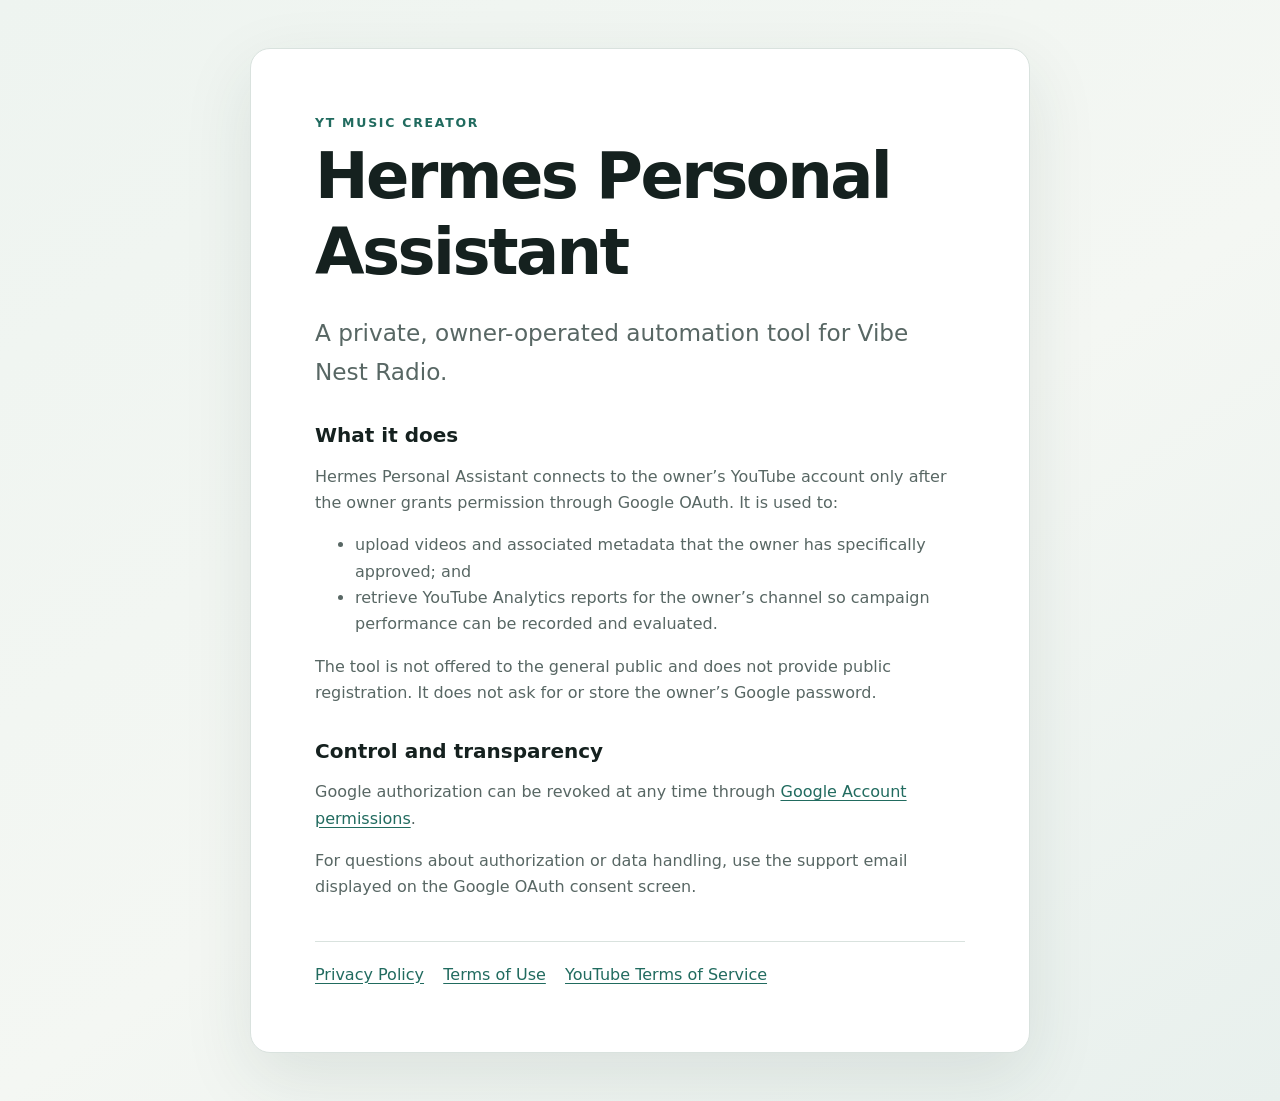
<file: index.html>
<!doctype html>
<html lang="en">
<head>
  <meta charset="utf-8">
  <meta name="viewport" content="width=device-width, initial-scale=1">
  <title>Hermes Personal Assistant</title>
  <meta name="description" content="Private owner-operated YouTube automation for Vibe Nest Radio.">
  <link rel="canonical" href="https://oauth.ytmusiccreator.com/">
  <link rel="stylesheet" href="/styles.css">
</head>
<body>
  <main>
    <p class="eyebrow">YT Music Creator</p>
    <h1>Hermes Personal Assistant</h1>
    <p class="lede">A private, owner-operated automation tool for Vibe Nest Radio.</p>

    <section>
      <h2>What it does</h2>
      <p>Hermes Personal Assistant connects to the owner’s YouTube account only after the owner grants permission through Google OAuth. It is used to:</p>
      <ul>
        <li>upload videos and associated metadata that the owner has specifically approved; and</li>
        <li>retrieve YouTube Analytics reports for the owner’s channel so campaign performance can be recorded and evaluated.</li>
      </ul>
      <p>The tool is not offered to the general public and does not provide public registration. It does not ask for or store the owner’s Google password.</p>
    </section>

    <section>
      <h2>Control and transparency</h2>
      <p>Google authorization can be revoked at any time through <a href="https://security.google.com/settings/security/permissions">Google Account permissions</a>.</p>
      <p>For questions about authorization or data handling, use the support email displayed on the Google OAuth consent screen.</p>
    </section>

    <nav aria-label="Legal and policy links">
      <a href="/privacy/">Privacy Policy</a>
      <a href="/terms/">Terms of Use</a>
      <a href="https://www.youtube.com/t/terms">YouTube Terms of Service</a>
    </nav>
  </main>
</body>
</html>
</file>
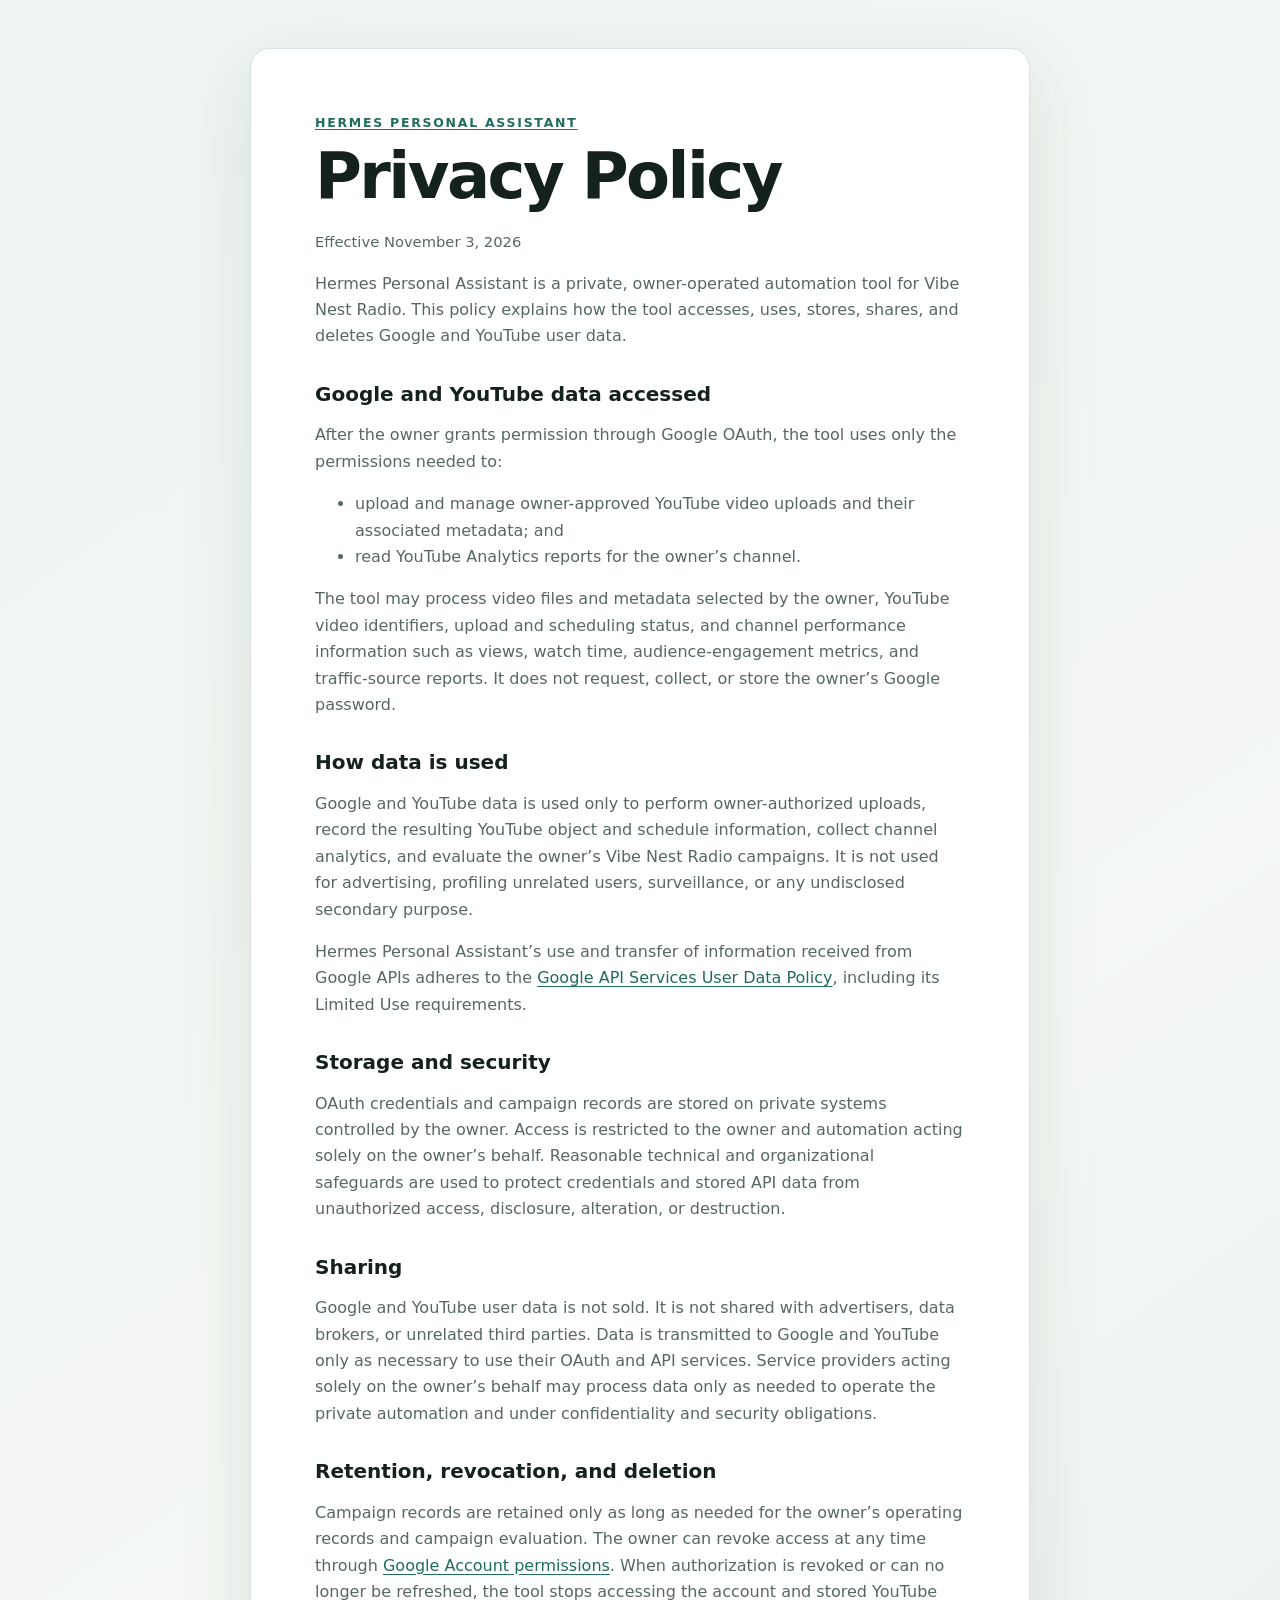
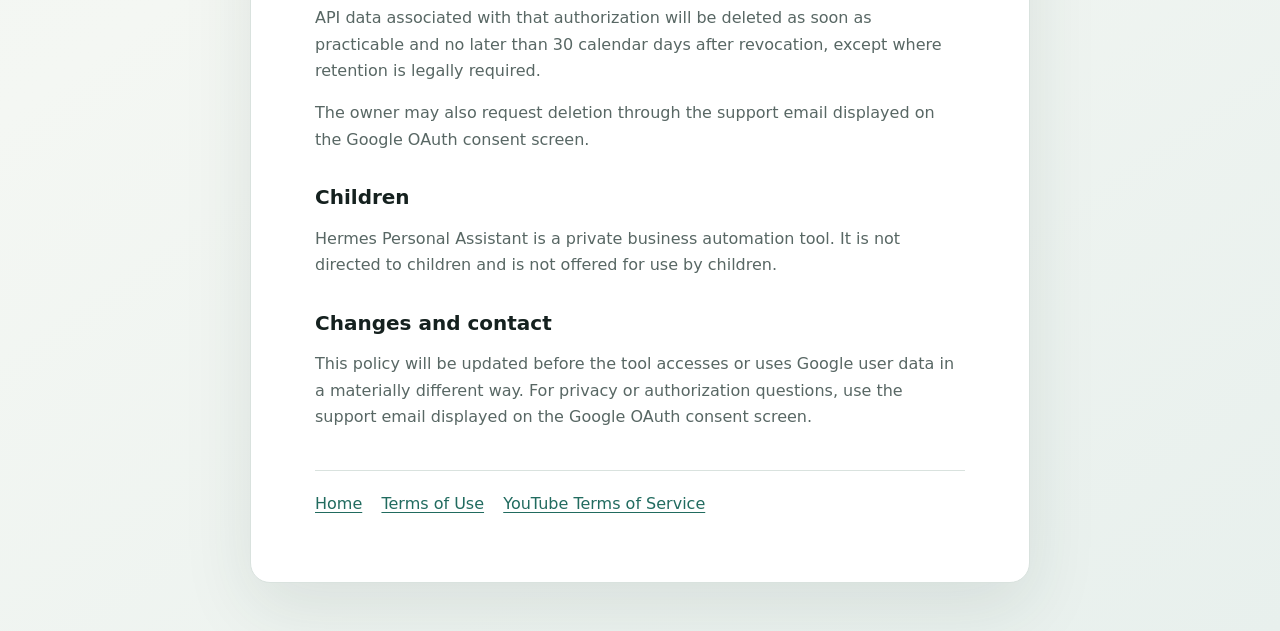
<file: privacy/index.html>
<!doctype html>
<html lang="en">
<head>
  <meta charset="utf-8">
  <meta name="viewport" content="width=device-width, initial-scale=1">
  <title>Privacy Policy — Hermes Personal Assistant</title>
  <meta name="description" content="Privacy policy for Hermes Personal Assistant.">
  <link rel="canonical" href="https://oauth.ytmusiccreator.com/privacy/">
  <link rel="stylesheet" href="/styles.css">
</head>
<body>
  <main>
    <p class="eyebrow"><a href="/">Hermes Personal Assistant</a></p>
    <h1>Privacy Policy</h1>
    <p class="updated">Effective November 3, 2026</p>
    <p>Hermes Personal Assistant is a private, owner-operated automation tool for Vibe Nest Radio. This policy explains how the tool accesses, uses, stores, shares, and deletes Google and YouTube user data.</p>

    <section>
      <h2>Google and YouTube data accessed</h2>
      <p>After the owner grants permission through Google OAuth, the tool uses only the permissions needed to:</p>
      <ul>
        <li>upload and manage owner-approved YouTube video uploads and their associated metadata; and</li>
        <li>read YouTube Analytics reports for the owner’s channel.</li>
      </ul>
      <p>The tool may process video files and metadata selected by the owner, YouTube video identifiers, upload and scheduling status, and channel performance information such as views, watch time, audience-engagement metrics, and traffic-source reports. It does not request, collect, or store the owner’s Google password.</p>
    </section>

    <section>
      <h2>How data is used</h2>
      <p>Google and YouTube data is used only to perform owner-authorized uploads, record the resulting YouTube object and schedule information, collect channel analytics, and evaluate the owner’s Vibe Nest Radio campaigns. It is not used for advertising, profiling unrelated users, surveillance, or any undisclosed secondary purpose.</p>
      <p>Hermes Personal Assistant’s use and transfer of information received from Google APIs adheres to the <a href="https://developers.google.com/terms/api-services-user-data-policy">Google API Services User Data Policy</a>, including its Limited Use requirements.</p>
    </section>

    <section>
      <h2>Storage and security</h2>
      <p>OAuth credentials and campaign records are stored on private systems controlled by the owner. Access is restricted to the owner and automation acting solely on the owner’s behalf. Reasonable technical and organizational safeguards are used to protect credentials and stored API data from unauthorized access, disclosure, alteration, or destruction.</p>
    </section>

    <section>
      <h2>Sharing</h2>
      <p>Google and YouTube user data is not sold. It is not shared with advertisers, data brokers, or unrelated third parties. Data is transmitted to Google and YouTube only as necessary to use their OAuth and API services. Service providers acting solely on the owner’s behalf may process data only as needed to operate the private automation and under confidentiality and security obligations.</p>
    </section>

    <section>
      <h2>Retention, revocation, and deletion</h2>
      <p>Campaign records are retained only as long as needed for the owner’s operating records and campaign evaluation. The owner can revoke access at any time through <a href="https://security.google.com/settings/security/permissions">Google Account permissions</a>. When authorization is revoked or can no longer be refreshed, the tool stops accessing the account and stored YouTube API data associated with that authorization will be deleted as soon as practicable and no later than 30 calendar days after revocation, except where retention is legally required.</p>
      <p>The owner may also request deletion through the support email displayed on the Google OAuth consent screen.</p>
    </section>

    <section>
      <h2>Children</h2>
      <p>Hermes Personal Assistant is a private business automation tool. It is not directed to children and is not offered for use by children.</p>
    </section>

    <section>
      <h2>Changes and contact</h2>
      <p>This policy will be updated before the tool accesses or uses Google user data in a materially different way. For privacy or authorization questions, use the support email displayed on the Google OAuth consent screen.</p>
    </section>

    <nav aria-label="Legal and policy links">
      <a href="/">Home</a>
      <a href="/terms/">Terms of Use</a>
      <a href="https://www.youtube.com/t/terms">YouTube Terms of Service</a>
    </nav>
  </main>
</body>
</html>
</file>
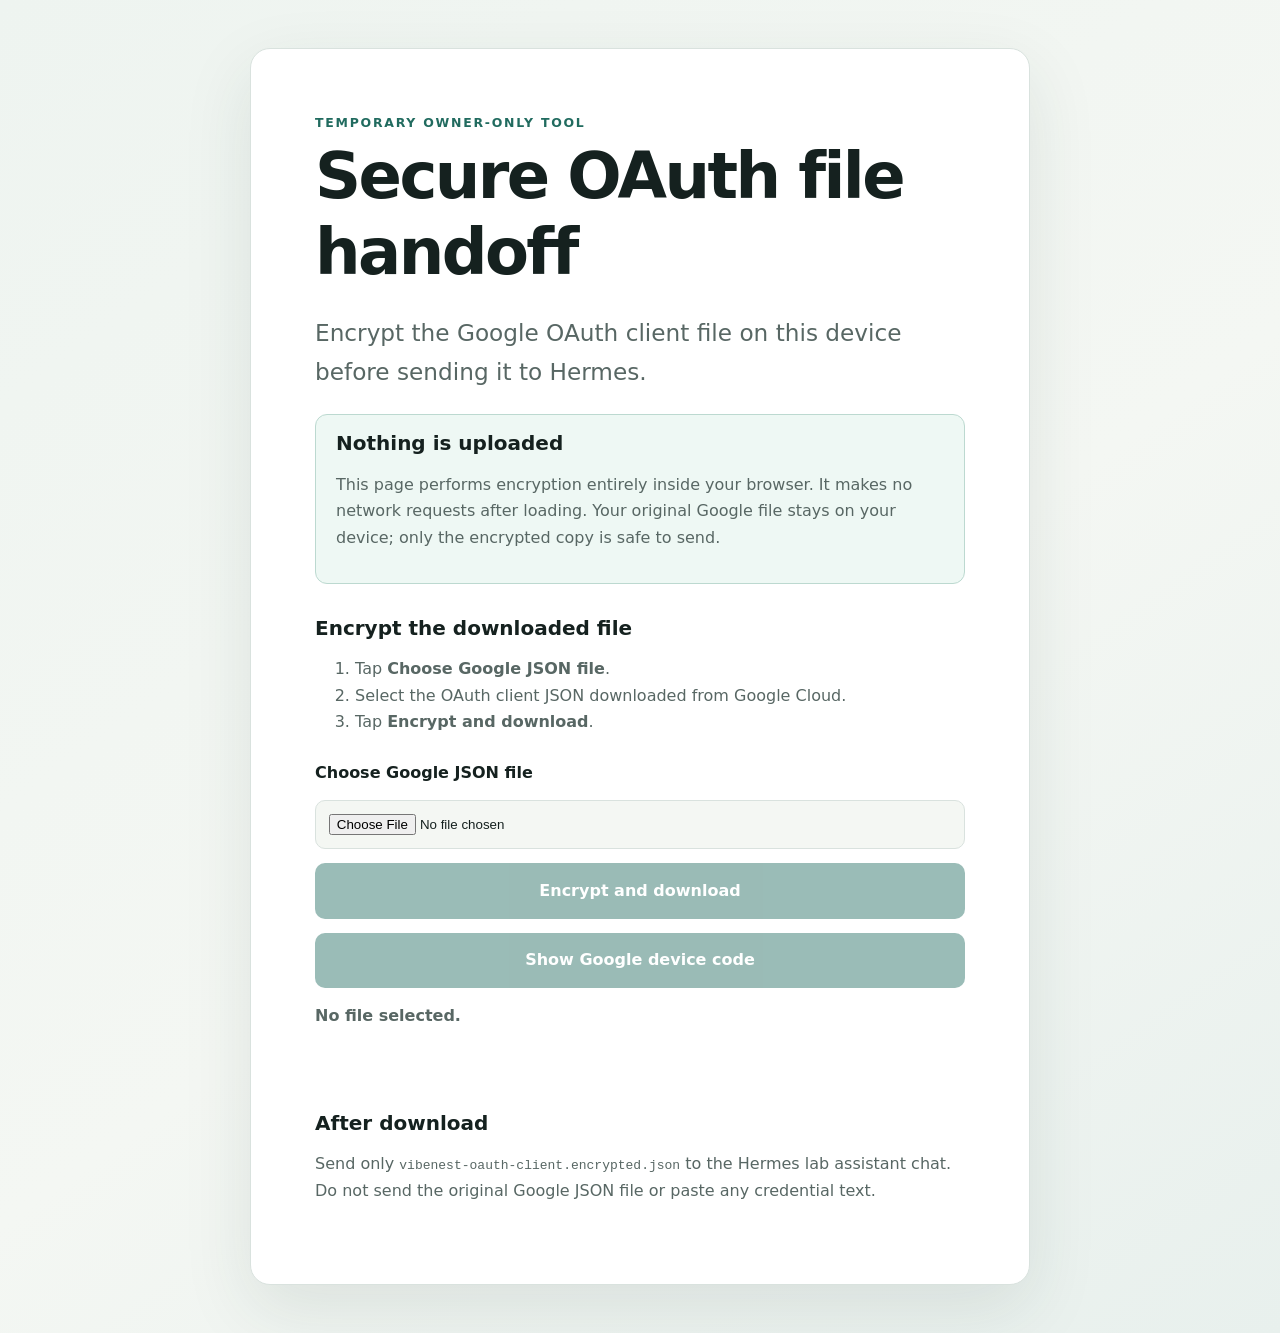
<file: secure-handoff/index.html>
<!doctype html>
<html lang="en">
<head>
  <meta charset="utf-8">
  <meta name="viewport" content="width=device-width, initial-scale=1">
  <meta http-equiv="Content-Security-Policy" content="default-src 'none'; script-src 'self'; style-src 'self'; connect-src 'none'; img-src 'none'; font-src 'none'; object-src 'none'; base-uri 'none'; form-action 'none'; frame-ancestors 'none'">
  <meta name="robots" content="noindex, nofollow, noarchive">
  <title>Secure OAuth File Handoff</title>
  <link rel="stylesheet" href="/styles.css">
  <script src="/secure-handoff/device-code.js" defer></script>
  <script src="/secure-handoff/handoff.js" defer></script>
</head>
<body>
  <main>
    <p class="eyebrow">Temporary owner-only tool</p>
    <h1>Secure OAuth file handoff</h1>
    <p class="lede">Encrypt the Google OAuth client file on this device before sending it to Hermes.</p>

    <section class="notice" aria-labelledby="privacy-heading">
      <h2 id="privacy-heading">Nothing is uploaded</h2>
      <p>This page performs encryption entirely inside your browser. It makes no network requests after loading. Your original Google file stays on your device; only the encrypted copy is safe to send.</p>
    </section>

    <section aria-labelledby="steps-heading">
      <h2 id="steps-heading">Encrypt the downloaded file</h2>
      <ol>
        <li>Tap <strong>Choose Google JSON file</strong>.</li>
        <li>Select the OAuth client JSON downloaded from Google Cloud.</li>
        <li>Tap <strong>Encrypt and download</strong>.</li>
      </ol>
      <div class="handoff-form">
        <label for="credential-file">Choose Google JSON file</label>
        <input id="credential-file" type="file" accept="application/json,.json">
        <button id="encrypt-button" type="button" disabled>Encrypt and download</button>
        <button id="show-code-button" type="button" disabled>Show Google device code</button>
        <p id="status" class="status" role="status" aria-live="polite">No file selected.</p>
        <p id="device-code" class="device-code" aria-live="polite"></p>
      </div>
    </section>

    <section>
      <h2>After download</h2>
      <p>Send only <code>vibenest-oauth-client.encrypted.json</code> to the Hermes lab assistant chat. Do not send the original Google JSON file or paste any credential text.</p>
    </section>
  </main>
</body>
</html>
</file>
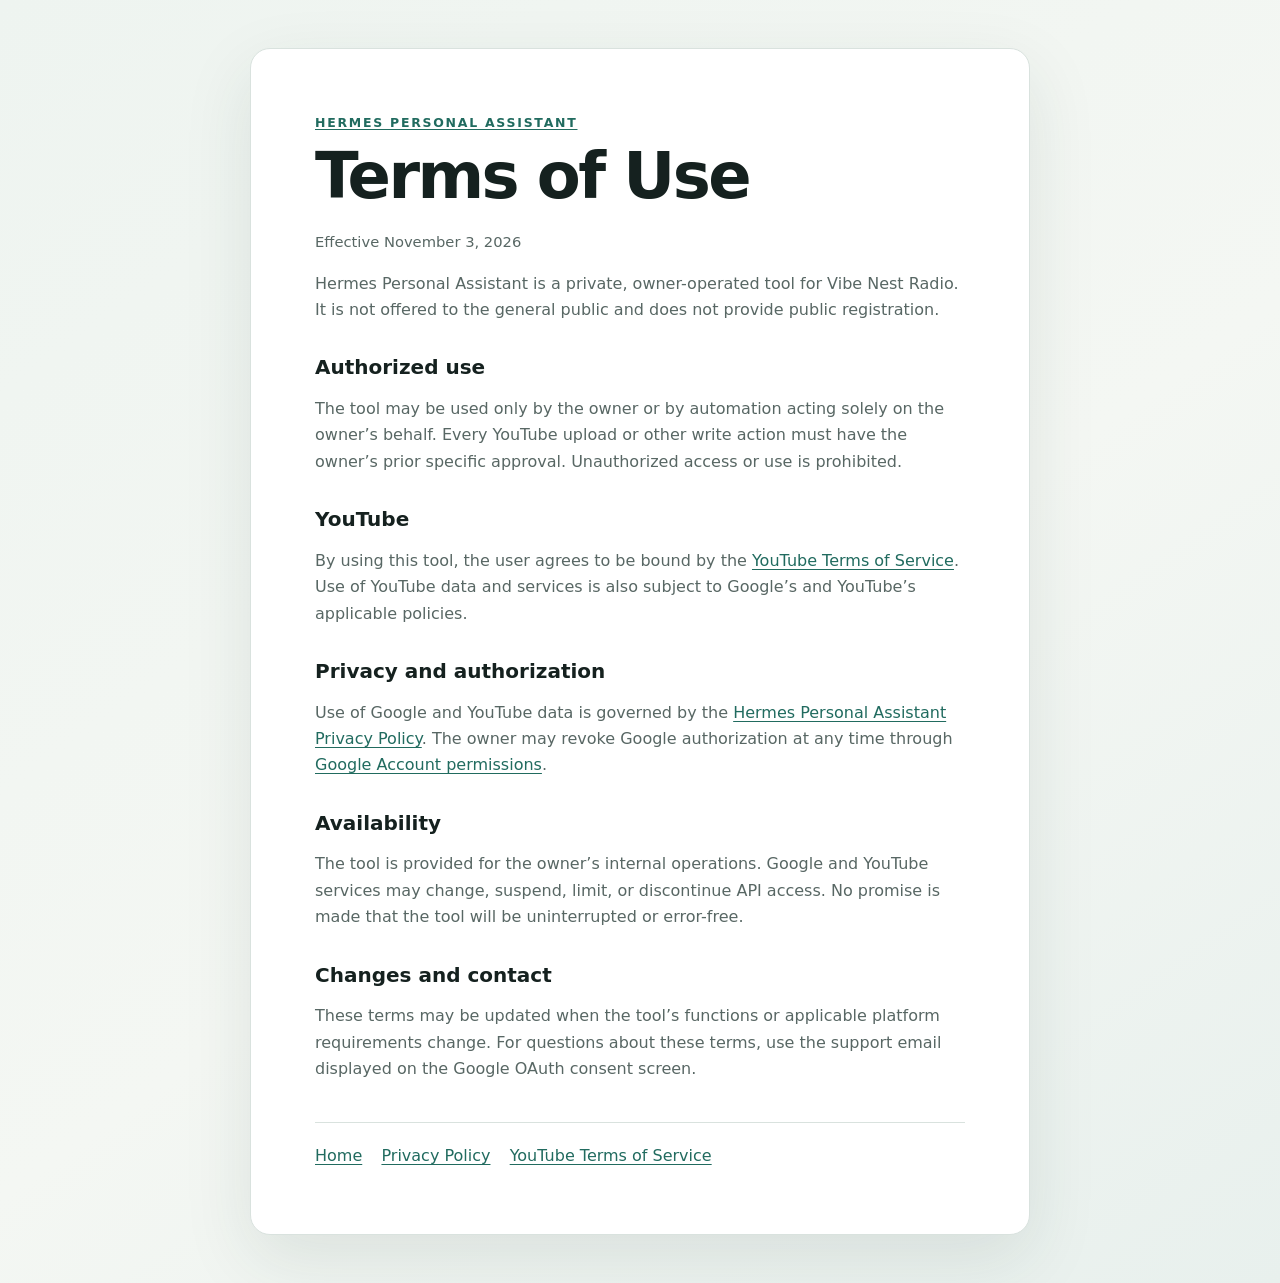
<file: terms/index.html>
<!doctype html>
<html lang="en">
<head>
  <meta charset="utf-8">
  <meta name="viewport" content="width=device-width, initial-scale=1">
  <title>Terms of Use — Hermes Personal Assistant</title>
  <meta name="description" content="Terms of use for Hermes Personal Assistant.">
  <link rel="canonical" href="https://oauth.ytmusiccreator.com/terms/">
  <link rel="stylesheet" href="/styles.css">
</head>
<body>
  <main>
    <p class="eyebrow"><a href="/">Hermes Personal Assistant</a></p>
    <h1>Terms of Use</h1>
    <p class="updated">Effective November 3, 2026</p>
    <p>Hermes Personal Assistant is a private, owner-operated tool for Vibe Nest Radio. It is not offered to the general public and does not provide public registration.</p>

    <section>
      <h2>Authorized use</h2>
      <p>The tool may be used only by the owner or by automation acting solely on the owner’s behalf. Every YouTube upload or other write action must have the owner’s prior specific approval. Unauthorized access or use is prohibited.</p>
    </section>

    <section>
      <h2>YouTube</h2>
      <p>By using this tool, the user agrees to be bound by the <a href="https://www.youtube.com/t/terms">YouTube Terms of Service</a>. Use of YouTube data and services is also subject to Google’s and YouTube’s applicable policies.</p>
    </section>

    <section>
      <h2>Privacy and authorization</h2>
      <p>Use of Google and YouTube data is governed by the <a href="/privacy/">Hermes Personal Assistant Privacy Policy</a>. The owner may revoke Google authorization at any time through <a href="https://security.google.com/settings/security/permissions">Google Account permissions</a>.</p>
    </section>

    <section>
      <h2>Availability</h2>
      <p>The tool is provided for the owner’s internal operations. Google and YouTube services may change, suspend, limit, or discontinue API access. No promise is made that the tool will be uninterrupted or error-free.</p>
    </section>

    <section>
      <h2>Changes and contact</h2>
      <p>These terms may be updated when the tool’s functions or applicable platform requirements change. For questions about these terms, use the support email displayed on the Google OAuth consent screen.</p>
    </section>

    <nav aria-label="Legal and policy links">
      <a href="/">Home</a>
      <a href="/privacy/">Privacy Policy</a>
      <a href="https://www.youtube.com/t/terms">YouTube Terms of Service</a>
    </nav>
  </main>
</body>
</html>
</file>
<file: styles.css>
:root {
  color-scheme: light;
  --ink: #15211f;
  --muted: #586764;
  --paper: #f4f7f3;
  --panel: #ffffff;
  --accent: #216b5f;
  --line: #d9e2de;
}

* { box-sizing: border-box; }

body {
  margin: 0;
  background: linear-gradient(145deg, #eef4f0 0%, var(--paper) 55%, #e8f0ed 100%);
  color: var(--ink);
  font-family: Inter, ui-sans-serif, system-ui, -apple-system, BlinkMacSystemFont, "Segoe UI", sans-serif;
  line-height: 1.65;
}

main {
  width: min(780px, calc(100% - 32px));
  margin: 48px auto;
  padding: clamp(28px, 6vw, 64px);
  background: var(--panel);
  border: 1px solid var(--line);
  border-radius: 20px;
  box-shadow: 0 24px 70px rgba(28, 61, 53, 0.10);
}

h1, h2 { line-height: 1.2; }
h1 { margin: 0.25rem 0 1rem; font-size: clamp(2.1rem, 7vw, 4rem); letter-spacing: -0.04em; }
h2 { margin-top: 2rem; font-size: 1.25rem; }
p, li { color: var(--muted); }
a { color: var(--accent); text-underline-offset: 0.16em; }

.eyebrow {
  margin: 0;
  color: var(--accent);
  font-size: 0.78rem;
  font-weight: 750;
  letter-spacing: 0.14em;
  text-transform: uppercase;
}

.lede { font-size: clamp(1.15rem, 3vw, 1.45rem); }
.updated { font-size: 0.92rem; }

nav {
  display: flex;
  flex-wrap: wrap;
  gap: 0.8rem 1.2rem;
  margin-top: 2.5rem;
  padding-top: 1.25rem;
  border-top: 1px solid var(--line);
}

.notice {
  padding: 1rem 1.25rem;
  background: #eef8f4;
  border: 1px solid #bcd9d0;
  border-radius: 12px;
}

.notice h2 { margin-top: 0; }

.handoff-form {
  display: grid;
  gap: 0.9rem;
  margin-top: 1.5rem;
}

.handoff-form label { font-weight: 700; }

input[type="file"] {
  width: 100%;
  padding: 0.8rem;
  border: 1px solid var(--line);
  border-radius: 10px;
  background: var(--paper);
}

button {
  width: 100%;
  padding: 0.9rem 1rem;
  border: 0;
  border-radius: 10px;
  background: var(--accent);
  color: #fff;
  font: inherit;
  font-weight: 750;
  cursor: pointer;
}

button:disabled {
  opacity: 0.45;
  cursor: not-allowed;
}

.status {
  min-height: 1.65em;
  margin: 0;
  font-weight: 650;
}

.device-code {
  min-height: 2.2rem;
  margin: 0;
  color: var(--ink);
  font-family: ui-monospace, SFMono-Regular, Menlo, Consolas, monospace;
  font-size: clamp(1.35rem, 6vw, 2.25rem);
  font-weight: 800;
  letter-spacing: 0.08em;
  text-align: center;
}

code {
  overflow-wrap: anywhere;
}

@media (max-width: 520px) {
  main { margin: 16px auto; border-radius: 14px; }
}
</file>
